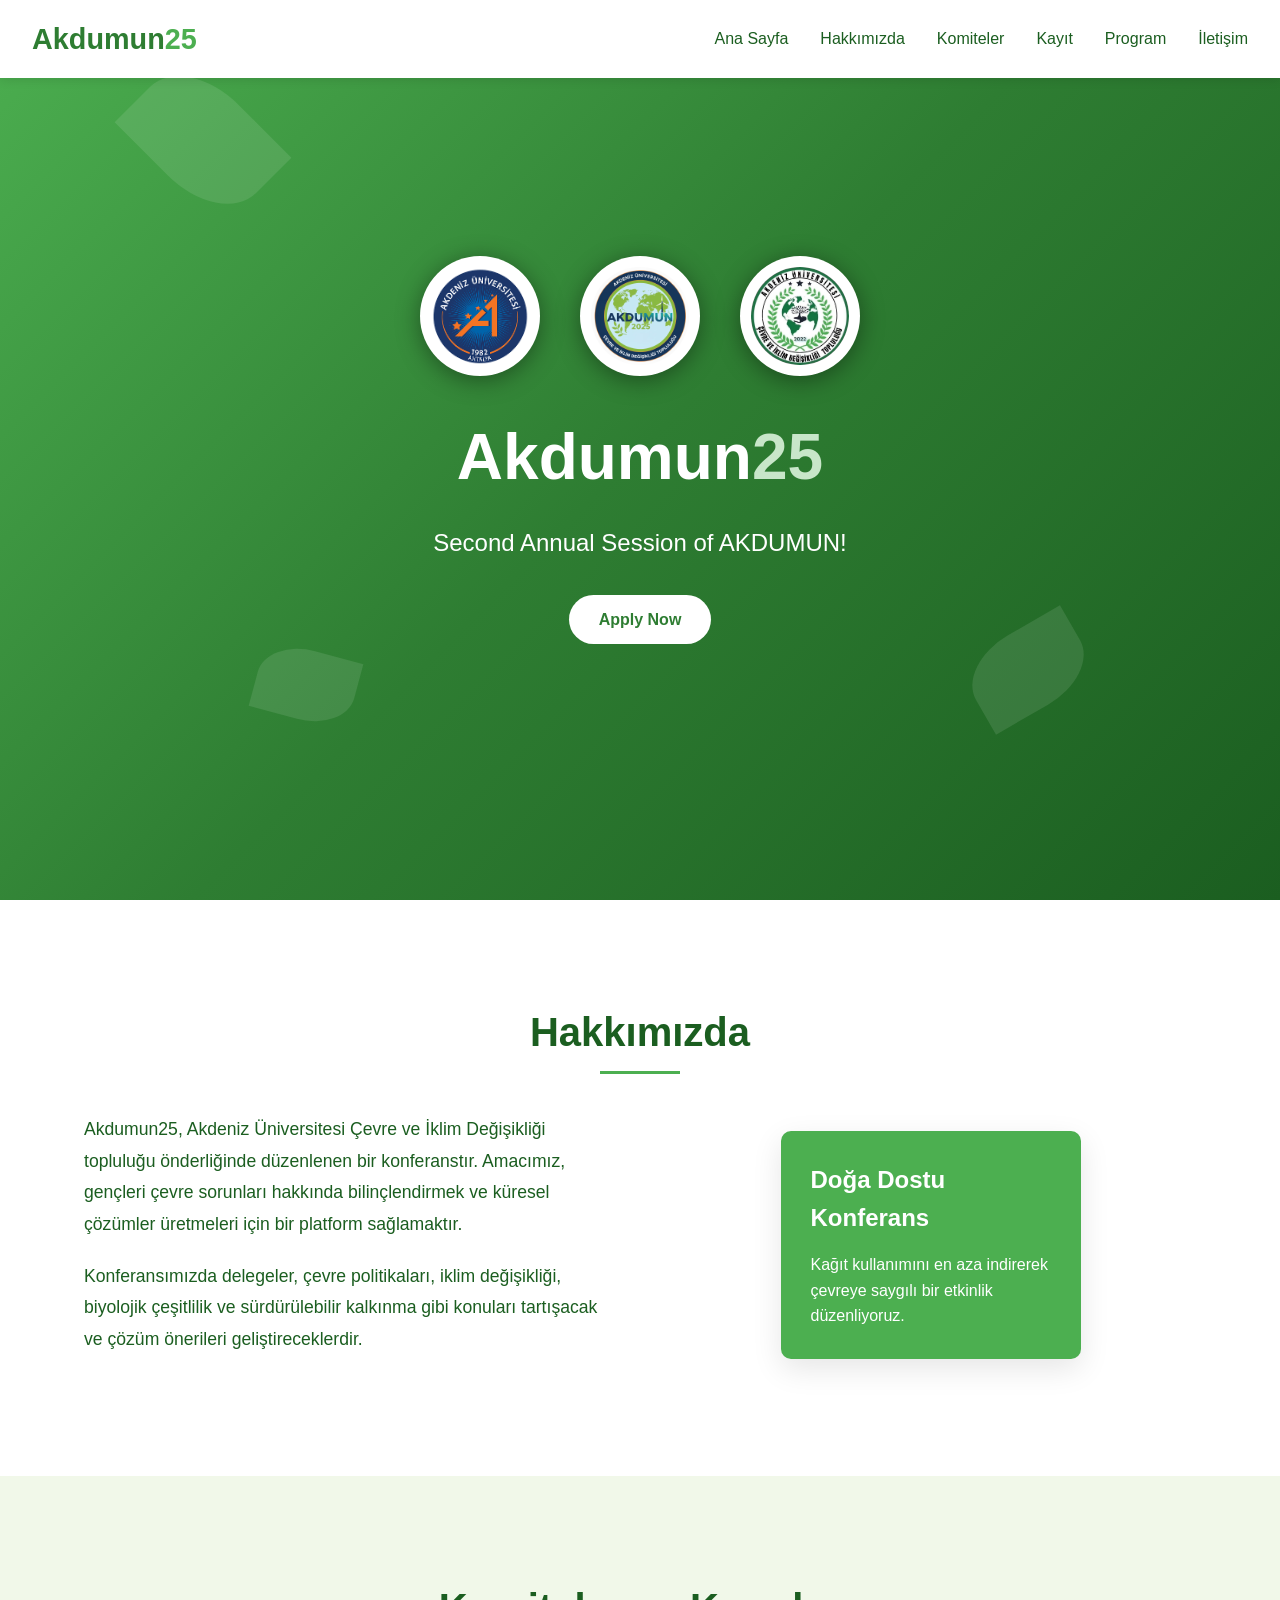
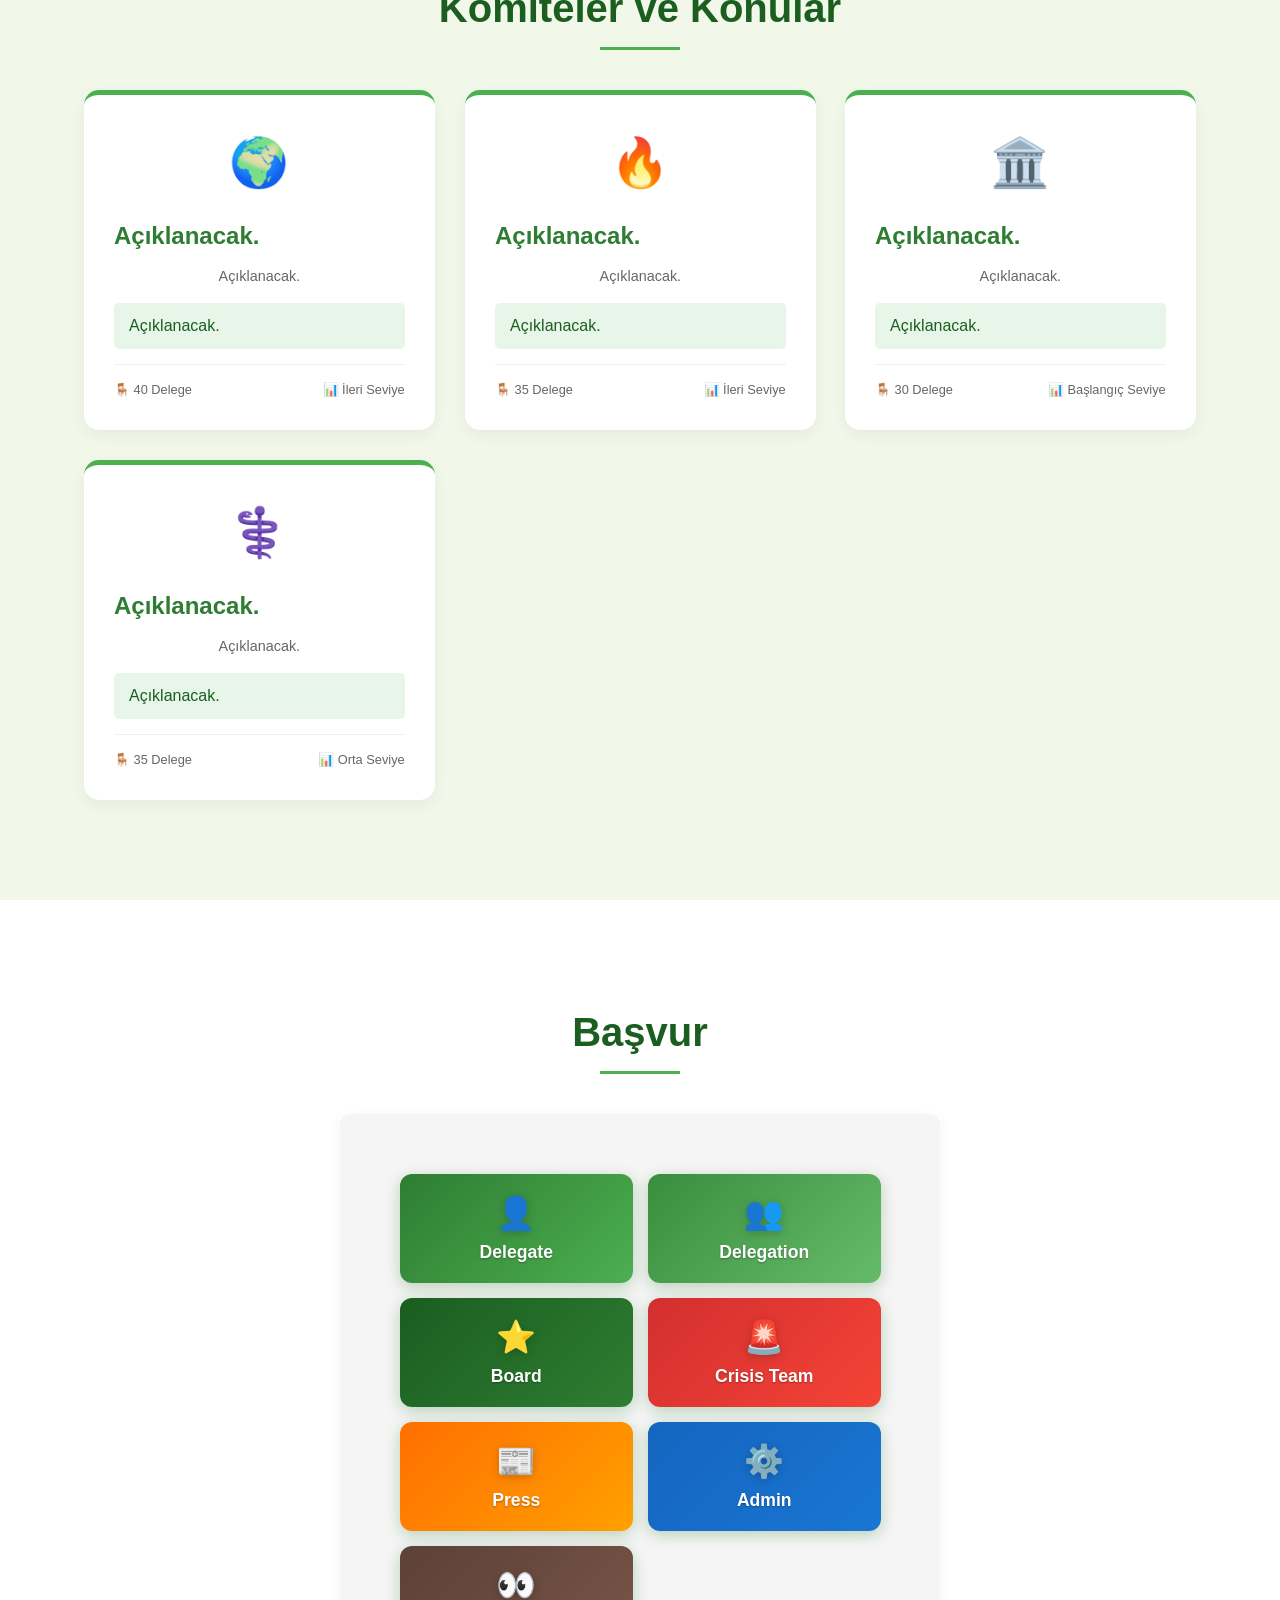
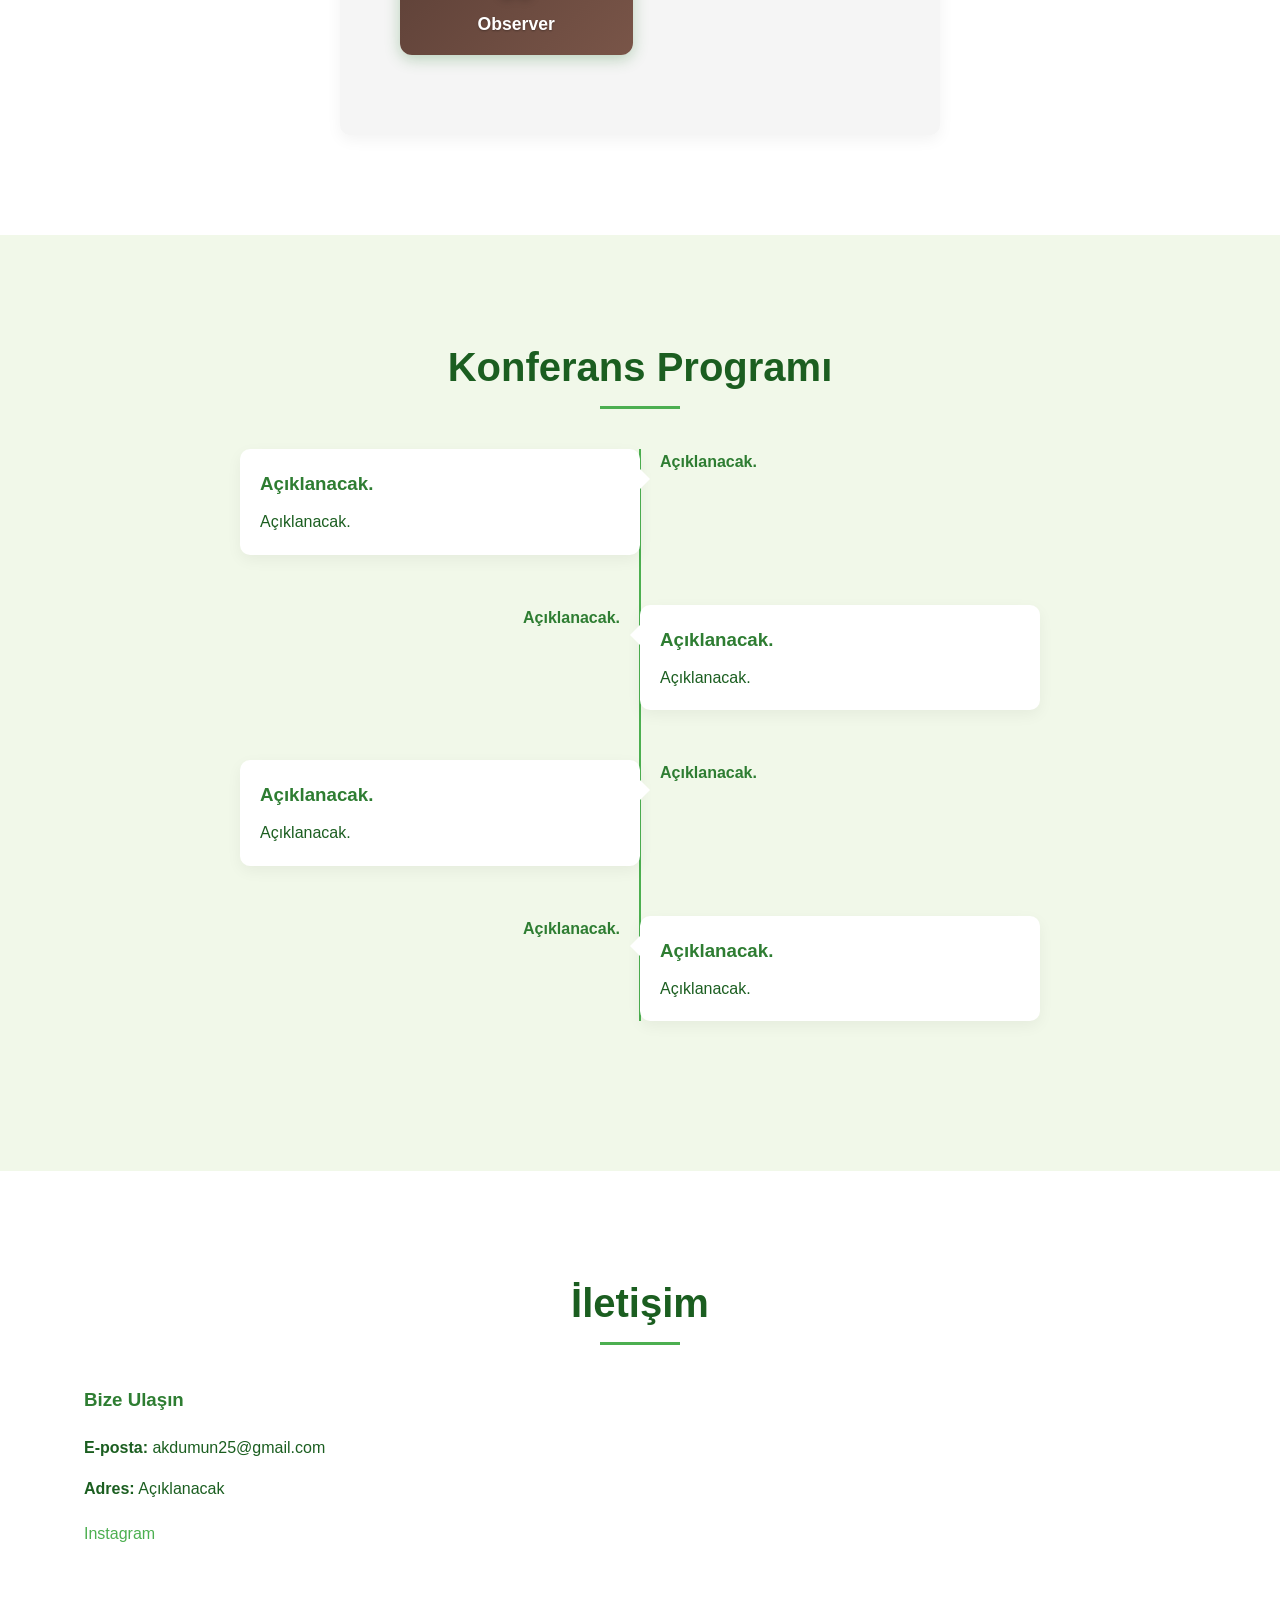
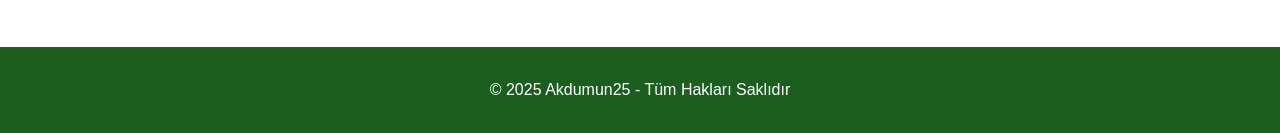
<file: index.html>
<!DOCTYPE html>
<html lang="tr">
<head>
    <meta charset="UTF-8">
    <meta name="viewport" content="width=device-width, initial-scale=1.0">
    <title>Akdumun25</title>
    <link rel="stylesheet" href="style.css">
</head>
<body>

<header>
    <nav class="navbar">
        <div class="nav-container">
            <div class="nav-logo">


                <h2>Akdumun<span>25</span></h2>
            </div>
            <ul class="nav-menu">
                <li class="nav-item"><a href="#home" class="nav-link">Ana Sayfa</a></li>
                <li class="nav-item"><a href="#about" class="nav-link">Hakkımızda</a></li>
                <li class="nav-item"><a href="#committees" class="nav-link">Komiteler</a></li>
                <li class="nav-item"><a href="#registration" class="nav-link">Kayıt</a></li>
                <li class="nav-item"><a href="#schedule" class="nav-link">Program</a></li>
                <!--<li class="nav-item"><a href="#sponsors" class="nav-link">Sponsorlar</a></li>-->
                <li class="nav-item"><a href="#contact" class="nav-link">İletişim</a></li>
            </ul>
            <div class="hamburger">
                <span class="bar"></span>
                <span class="bar"></span>
                <span class="bar"></span>
            </div>
        </div>
    </nav>
</header>
    <section id="home" class="hero">
        <div class="hero-content">
            <div class="hero-logos">
                <img src="akdu.png" alt="AKDU Logo" class="hero-logo">
                <img src="logo.jpg" alt="Akdumun25 Logo" class="hero-logo">
                <img src="cit.png" alt="CIT Logo" class="hero-logo">

            </div>
            <h1>Akdumun<span>25</span></h1>
            <p>Second Annual Session of AKDUMUN!</p>
            <a href="#registration" class="cta-button">Apply Now</a>
        </div>
        <div class="hero-background">
            <div class="leaf leaf1"></div>
            <div class="leaf leaf2"></div>
            <div class="leaf leaf3"></div>
        </div>
    </section>

    <section id="about" class="about">
        <div class="container">
            <h2 class="section-title">Hakkımızda</h2>
            <div class="about-content">
                <div class="about-text">
                    <p>Akdumun25, Akdeniz Üniversitesi Çevre ve İklim Değişikliği topluluğu önderliğinde düzenlenen bir konferanstır. Amacımız, gençleri çevre sorunları hakkında bilinçlendirmek ve küresel çözümler üretmeleri için bir platform sağlamaktır.</p>
                    <p>Konferansımızda delegeler, çevre politikaları, iklim değişikliği, biyolojik çeşitlilik ve sürdürülebilir kalkınma gibi konuları tartışacak ve çözüm önerileri geliştireceklerdir.</p>
                </div>
                <div class="about-image">
                    <div class="nature-card">
                        <h3>Doğa Dostu Konferans</h3>
                        <p>Kağıt kullanımını en aza indirerek çevreye saygılı bir etkinlik düzenliyoruz.</p>
                    </div>
                </div>
            </div>
        </div>
    </section>


<section id="committees" class="committees">
    <div class="container">
        <h2 class="section-title">Komiteler ve Konular</h2>
        <div class="committees-grid">
            <div class="committee-card" onclick="location.href='unep.html'">
                <div class="committee-icon">🌍</div>
                <h3>Açıklanacak.</h3>
                <p class="committee-subtitle">Açıklanacak.</p>
                <div class="topic">Açıklanacak.</div>
                <div class="committee-details">
                    <span class="detail-item">🪑 40 Delege</span>
                    <span class="detail-item">📊 İleri Seviye</span>
                </div>
            </div>
            
            <div class="committee-card" onclick="location.href='unep.html'">
                <div class="committee-icon">🔥</div>
                <h3>Açıklanacak.</h3>
                <p class="committee-subtitle">Açıklanacak.</p>
                <div class="topic">Açıklanacak.</div>
                <div class="committee-details">
                    <span class="detail-item">🪑 35 Delege</span>
                    <span class="detail-item">📊 İleri Seviye</span>
                </div>
            </div>
            
            <div class="committee-card" onclick="location.href='unep.html'">
                <div class="committee-icon">🏛️</div>
                <h3>Açıklanacak.</h3>
                <p class="committee-subtitle">Açıklanacak.</p>
                <div class="topic">Açıklanacak.</div>
                <div class="committee-details">
                    <span class="detail-item">🪑 30 Delege</span>
                    <span class="detail-item">📊 Başlangıç Seviye</span>
                </div>
            </div>
            
            <div class="committee-card" onclick="location.href='unep.html'">
                <div class="committee-icon">⚕️</div>
                <h3>Açıklanacak.</h3>
                <p class="committee-subtitle">Açıklanacak.</p>
                <div class="topic">Açıklanacak.</div>
                <div class="committee-details">
                    <span class="detail-item">🪑 35 Delege</span>
                    <span class="detail-item">📊 Orta Seviye</span>
                </div>
            </div>
        </div>
    </div>
</section>
    <!-- Kayıt Bölümü -->
    <section id="registration" class="registration">
        <div class="container">
            <h2 class="section-title">Başvur</h2>
            <form id="registration-form" class="registration-form">
                <div class="form-group">
<div class="button-container">
    <button class="role-btn delegate" onclick="location.href='basv.html'">
        <span class="btn-icon">👤</span>
        <span class="btn-text">Delegate</span>
    </button>
    
    <button class="role-btn delegation" onclick="location.href='basv.html'">
        <span class="btn-icon">👥</span>
        <span class="btn-text">Delegation</span>
    </button>
    
    <button class="role-btn board" onclick="location.href='basv.html'">
        <span class="btn-icon">⭐</span>
        <span class="btn-text">Board</span>
    </button>
    
    <button class="role-btn crisis" onclick="location.href='basv.html'">
        <span class="btn-icon">🚨</span>
        <span class="btn-text">Crisis Team</span>
    </button>
    
    <button class="role-btn press" onclick="location.href='basv.html'">
        <span class="btn-icon">📰</span>
        <span class="btn-text">Press</span>
    </button>
    
    <button class="role-btn admin" onclick="location.href='basv.html'">
        <span class="btn-icon">⚙️</span>
        <span class="btn-text">Admin</span>
    </button>
    
    <button class="role-btn observer" onclick="location.href='basv.html'">
        <span class="btn-icon">👀</span>
        <span class="btn-text">Observer</span>
    </button>
</div>
        </div>
    </section>


    <section id="schedule" class="schedule">
        <div class="container">
            <h2 class="section-title">Konferans Programı</h2>
            <div class="timeline">
                <div class="timeline-item">
                    <div class="timeline-date">Açıklanacak.</div>
                    <div class="timeline-content">
                        <h3>Açıklanacak.</h3>
                        <p>Açıklanacak.</p>
                    </div>
                </div>
                <div class="timeline-item">
                    <div class="timeline-date">Açıklanacak.</div>
                    <div class="timeline-content">
                        <h3>Açıklanacak.</h3>
                        <p>Açıklanacak.</p>
                    </div>
                </div>
                <div class="timeline-item">
                    <div class="timeline-date">Açıklanacak.</div>
                    <div class="timeline-content">
                        <h3>Açıklanacak.</h3>
                        <p>Açıklanacak.</p>
                    </div>
                </div>
                <div class="timeline-item">
                    <div class="timeline-date">Açıklanacak.</div>
                    <div class="timeline-content">
                        <h3>Açıklanacak.</h3>
                        <p>Açıklanacak.</p>
                    </div>
                </div>
            </div>
        </div>
    </section>
<!--
<section id="sponsors" class="sponsors">
    <div class="container">
        <h2 class="section-title">Sponsorlarımız</h2>
       
        <p class="sponsors-subtitle">Değerli destekçilerimiz sayesinde doğa dostu bir konferans düzenliyoruz</p>
        
      
        <div class="sponsor-category">
            <h3 class="category-title">Ana Sponsorlar</h3>
            <div class="sponsor-grid platinum">
                <div class="sponsor-card">
                    <div class="sponsor-logo">
                        <img src="abb.png" alt="Antalya Büyükşehir Belediyesi">
                    </div>
                    <div class="sponsor-info">
                        <h4>Antalya</h4>
                        <p>Büyükşehir Belediyesi</p>
                    </div>
                </div>
                <div class="sponsor-card">
                    <div class="sponsor-logo">
                        <img src="gsb.png" alt="Gençlik ve Spor Bakanlığı">
                    </div>
                    <div class="sponsor-info">
                        <h4>Türkiye Cumhuriyeti</h4>
                        <p>Gençlik ve Spor Bakanlığı</p>
                    </div>
                </div>
            </div>
        </div>
        

        <div class="sponsor-category">
            <h3 class="category-title">Altın Sponsorlar</h3>
            <div class="sponsor-grid gold">
                <div class="sponsor-card">
                    <div class="sponsor-logo">
                        <img src="cit.jpg" alt="Nature Fund">
                    </div>
                </div>
                <div class="sponsor-card">
                    <div class="sponsor-logo">
                        <img src="https://via.placeholder.com/150x60/388e3c/ffffff?text=ECO+LIFE" alt="Eco Life">
                    </div>
                </div>
                <div class="sponsor-card">
                    <div class="sponsor-logo">
                        <img src="https://via.placeholder.com/150x60/2e7d32/ffffff?text=GREEN+WORLD" alt="Green World">
                    </div>
                </div>
            </div>
        </div>

        <div class="sponsor-category">
            <h3 class="category-title">Gümüş Sponsorlar</h3>
            <div class="sponsor-grid silver">
                <div class="sponsor-card">
                    <div class="sponsor-logo">
                        <img src="https://via.placeholder.com/120x50/66bb6a/ffffff?text=ECO+1" alt="Eco 1">
                    </div>
                </div>
                <div class="sponsor-card">
                    <div class="sponsor-logo">
                        <img src="https://via.placeholder.com/120x50/81c784/ffffff?text=ECO+2" alt="Eco 2">
                    </div>
                </div>
                <div class="sponsor-card">
                    <div class="sponsor-logo">
                        <img src="https://via.placeholder.com/120x50/4caf50/ffffff?text=ECO+3" alt="Eco 3">
                    </div>
                </div>
                <div class="sponsor-card">
                    <div class="sponsor-logo">
                        <img src="https://via.placeholder.com/120x50/388e3c/ffffff?text=ECO+4" alt="Eco 4">
                    </div>
                </div>
            </div>
        </div>
        

        <div class="sponsor-category">
            <h3 class="category-title">Destekçilerimiz</h3>
            <div class="sponsor-grid supporters">
                <div class="sponsor-card">
                    <div class="sponsor-logo">
                        <img src="https://via.placeholder.com/100x40/a5d6a7/1b5e20?text=SUPP1" alt="Supporter 1">
                    </div>
                </div>
                <div class="sponsor-card">
                    <div class="sponsor-logo">
                        <img src="https://via.placeholder.com/100x40/a5d6a7/1b5e20?text=SUPP2" alt="Supporter 2">
                    </div>
                </div>
                <div class="sponsor-card">
                    <div class="sponsor-logo">
                        <img src="https://via.placeholder.com/100x40/a5d6a7/1b5e20?text=SUPP3" alt="Supporter 3">
                    </div>
                </div>
                <div class="sponsor-card">
                    <div class="sponsor-logo">
                        <img src="https://via.placeholder.com/100x40/a5d6a7/1b5e20?text=SUPP4" alt="Supporter 4">
                    </div>
                </div>
                <div class="sponsor-card">
                    <div class="sponsor-logo">
                        <img src="https://via.placeholder.com/100x40/a5d6a7/1b5e20?text=SUPP5" alt="Supporter 5">
                    </div>
                </div>
            </div>
        </div>
        

        <div class="sponsor-cta">
            <p>Kurumunuzu destekçilerimiz arasında görmek ister misiniz?</p>
            <button class="btn sponsor-btn" onclick="location.href='#contact'">
                <span class="btn-icon">🤝</span>
                Sponsor Ol
            </button>
        </div>
    </div>
</section>

-->

    <section id="contact" class="contact">
        <div class="container">
            <h2 class="section-title">İletişim</h2>
            <div class="contact-content">
                <div class="contact-info">
                    <h3>Bize Ulaşın</h3>
                    <div class="contact-item">
                        <strong>E-posta:</strong> akdumun25@gmail.com
                    </div>

                    <div class="contact-item">
                        <strong>Adres:</strong> Açıklanacak
                    </div>
                    <div class="social-links">
                        <a href="https://www.instagram.com/akdumun24/" class="social-link">Instagram</a>

                    </div>
                </div>
                
            </div>
        </div>
    </section>

    <footer class="footer">
        <div class="container">
            <p>&copy; 2025 Akdumun25 - Tüm Hakları Saklıdır</p>
        </div>
    </footer>

                
    <script src="script.js"></script>
</body>
</html>
</file>
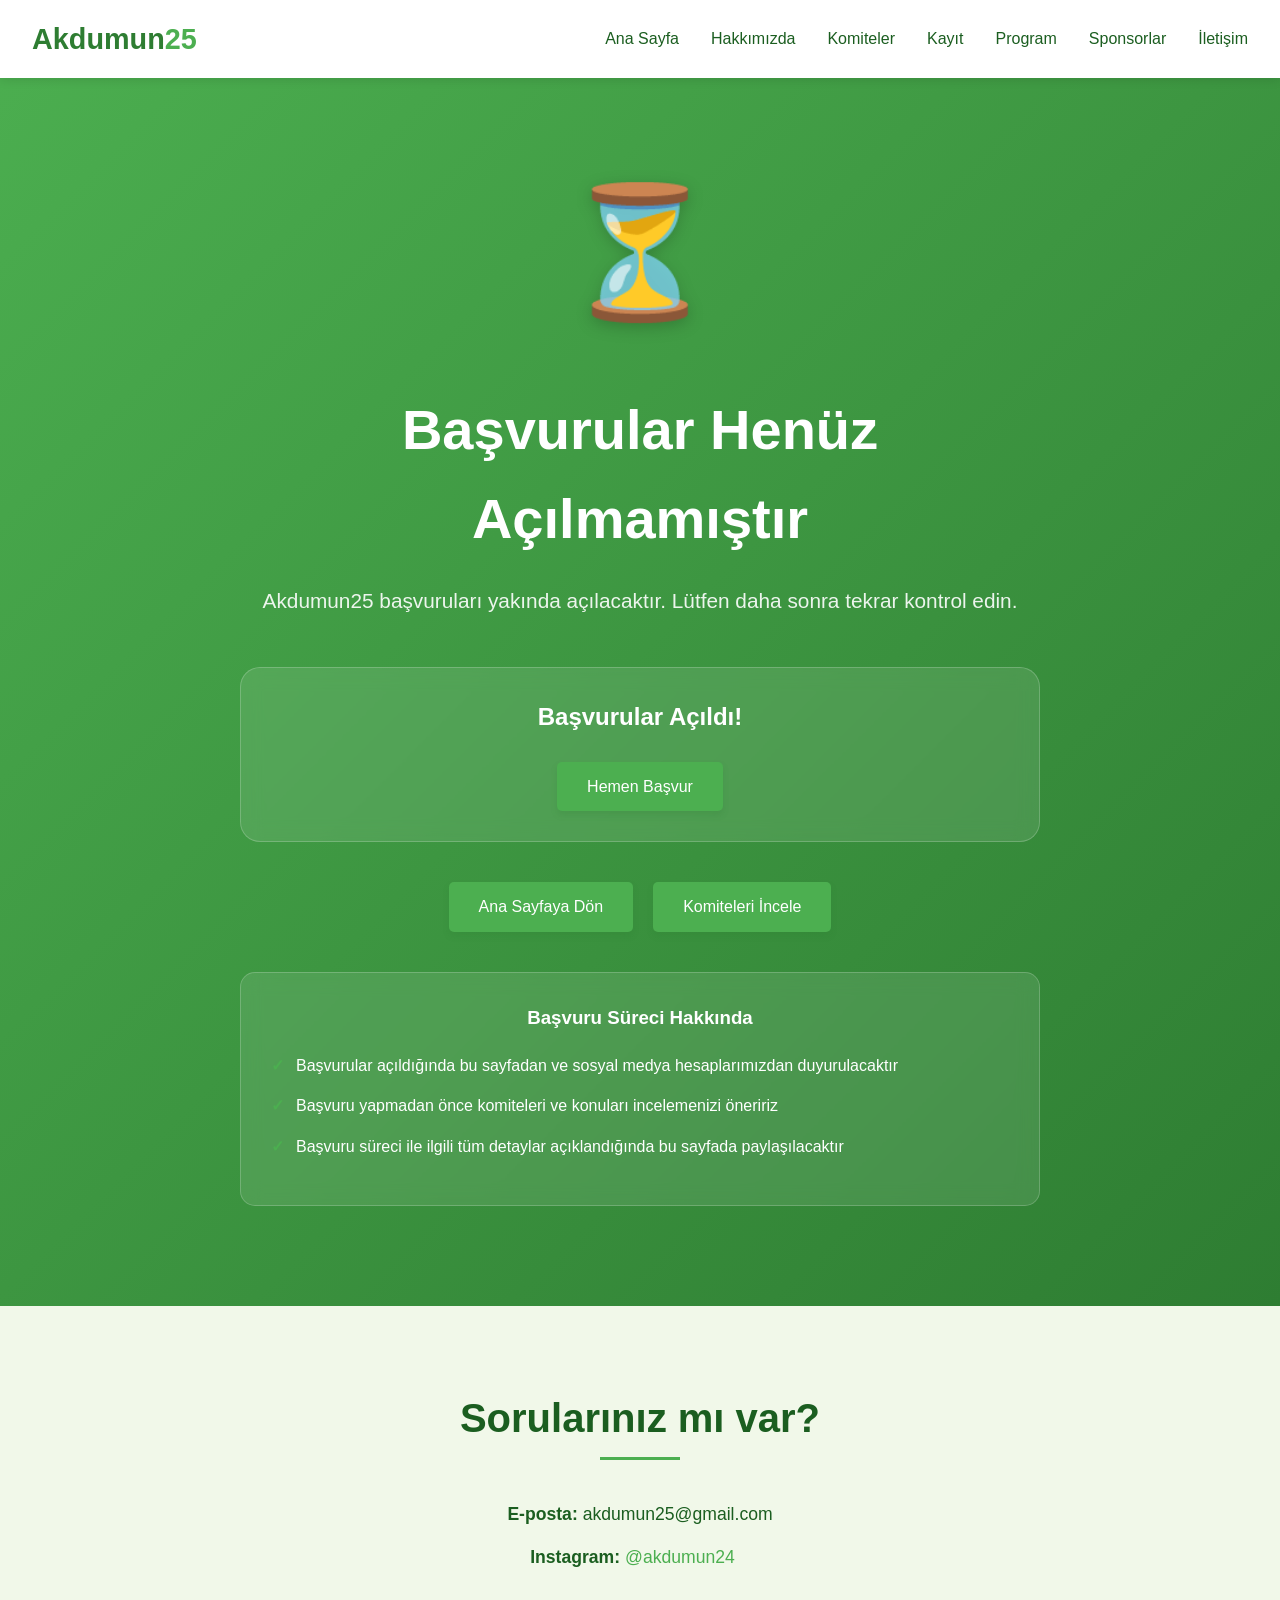
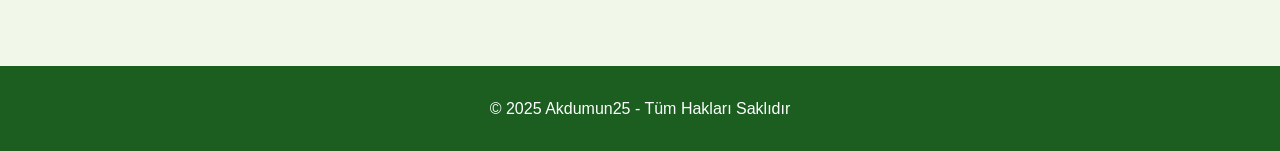
<file: basv.html>
<!DOCTYPE html>
<html lang="tr">
<head>
    <meta charset="UTF-8">
    <meta name="viewport" content="width=device-width, initial-scale=1.0">
    <title>Başvurular Henüz Açılmamıştır - Akdumun25</title>
    <link rel="stylesheet" href="style.css">
</head>
<body>
    <header>
        <nav class="navbar">
            <div class="nav-container">
                <div class="nav-logo">
                    <h2><a href="index.html" style="text-decoration: none; color: inherit;">Akdumun<span>25</span></a></h2>
                </div>
                <ul class="nav-menu">
                    <li class="nav-item"><a href="index.html#home" class="nav-link">Ana Sayfa</a></li>
                    <li class="nav-item"><a href="index.html#about" class="nav-link">Hakkımızda</a></li>
                    <li class="nav-item"><a href="index.html#committees" class="nav-link">Komiteler</a></li>
                    <li class="nav-item"><a href="index.html#registration" class="nav-link">Kayıt</a></li>
                    <li class="nav-item"><a href="index.html#schedule" class="nav-link">Program</a></li>
                    <li class="nav-item"><a href="index.html#sponsors" class="nav-link">Sponsorlar</a></li>
                    <li class="nav-item"><a href="index.html#contact" class="nav-link">İletişim</a></li>
                </ul>
                <div class="hamburger">
                    <span class="bar"></span>
                    <span class="bar"></span>
                    <span class="bar"></span>
                </div>
            </div>
        </nav>
    </header>

    <section class="not-open-hero">
        <div class="container">
            <div class="not-open-content">
                <div class="not-open-icon">⏳</div>
                <h1>Başvurular Henüz Açılmamıştır</h1>
                <p class="not-open-subtitle">Akdumun25 başvuruları yakında açılacaktır. Lütfen daha sonra tekrar kontrol edin.</p>
                
                <div class="countdown-container">
                    <h3>Başvuruların Açılmasına Kalan Süre</h3>
                    <div class="countdown-timer">
                        <div class="countdown-item">
                            <span class="countdown-number" id="days">00</span>
                            <span class="countdown-label">Gün</span>
                        </div>
                        <div class="countdown-item">
                            <span class="countdown-number" id="hours">00</span>
                            <span class="countdown-label">Saat</span>
                        </div>
                        <div class="countdown-item">
                            <span class="countdown-number" id="minutes">00</span>
                            <span class="countdown-label">Dakika</span>
                        </div>
                        <div class="countdown-item">
                            <span class="countdown-number" id="seconds">00</span>
                            <span class="countdown-label">Saniye</span>
                        </div>
                    </div>
                </div>
                
                <div class="not-open-actions">
                    <a href="index.html" class="btn btn-light">Ana Sayfaya Dön</a>
                    <a href="index.html#committees" class="btn btn-light">Komiteleri İncele</a>
                </div>
                
                <div class="not-open-info">
                    <h3>Başvuru Süreci Hakkında</h3>
                    <ul>
                        <li>Başvurular açıldığında bu sayfadan ve sosyal medya hesaplarımızdan duyurulacaktır</li>
                        <li>Başvuru yapmadan önce komiteleri ve konuları incelemenizi öneririz</li>
                        <li>Başvuru süreci ile ilgili tüm detaylar açıklandığında bu sayfada paylaşılacaktır</li>
                    </ul>
                </div>
            </div>
        </div>
    </section>

    <section class="contact-preview">
        <div class="container">
            <h2 class="section-title">Sorularınız mı var?</h2>
            <div class="contact-info">
                <div class="contact-item">
                    <strong>E-posta:</strong> akdumun25@gmail.com
                </div>

                <div class="contact-item">
                    <strong>Instagram:</strong> <a href="https://www.instagram.com/akdumun24/" class="social-link">@akdumun24</a>
                </div>
            </div>
        </div>
    </section>

    <footer class="footer">
        <div class="container">
            <p>&copy; 2025 Akdumun25 - Tüm Hakları Saklıdır</p>
        </div>
    </footer>

    <style>
        .not-open-hero {
            padding: 150px 0 100px;
            background: linear-gradient(135deg, var(--light-green) 0%, var(--primary-green) 100%);
            color: var(--white);
            text-align: center;
            min-height: 100vh;
            display: flex;
            align-items: center;
        }
        
        .not-open-content {
            max-width: 800px;
            margin: 0 auto;
        }
        
        .not-open-icon {
            font-size: 8rem;
            margin-bottom: 30px;
            filter: drop-shadow(0 4px 8px rgba(0,0,0,0.2));
        }
        
        .not-open-hero h1 {
            font-size: 3.5rem;
            margin-bottom: 20px;
            color: var(--white);
        }
        
        .not-open-subtitle {
            font-size: 1.3rem;
            margin-bottom: 50px;
            opacity: 0.9;
            line-height: 1.6;
        }
        
        .countdown-container {
            background: rgba(255, 255, 255, 0.1);
            backdrop-filter: blur(10px);
            border-radius: 20px;
            padding: 30px;
            margin: 40px 0;
            border: 1px solid rgba(255, 255, 255, 0.2);
        }
        
        .countdown-container h3 {
            margin-bottom: 25px;
            font-size: 1.5rem;
            color: var(--white);
        }
        
        .countdown-timer {
            display: flex;
            justify-content: center;
            gap: 20px;
            flex-wrap: wrap;
        }
        
        .countdown-item {
            background: var(--white);
            border-radius: 15px;
            padding: 20px 15px;
            min-width: 100px;
            box-shadow: 0 8px 25px rgba(0, 0, 0, 0.15);
        }
        
        .countdown-number {
            display: block;
            font-size: 2.5rem;
            font-weight: bold;
            color: var(--primary-green);
            line-height: 1;
        }
        
        .countdown-label {
            font-size: 0.9rem;
            color: var(--dark-green);
            font-weight: 500;
        }
        
        .not-open-actions {
            display: flex;
            gap: 20px;
            justify-content: center;
            margin: 40px 0;
            flex-wrap: wrap;
        }
        
        .not-open-info {
            background: rgba(255, 255, 255, 0.1);
            backdrop-filter: blur(10px);
            border-radius: 15px;
            padding: 30px;
            margin-top: 40px;
            text-align: left;
            border: 1px solid rgba(255, 255, 255, 0.2);
        }
        
        .not-open-info h3 {
            color: var(--white);
            margin-bottom: 20px;
            text-align: center;
        }
        
        .not-open-info ul {
            list-style: none;
            padding: 0;
        }
        
        .not-open-info li {
            margin-bottom: 15px;
            padding-left: 25px;
            position: relative;
            line-height: 1.6;
        }
        
        .not-open-info li:before {
            content: "✓";
            position: absolute;
            left: 0;
            color: var(--light-green);
            font-weight: bold;
        }
        
        .contact-preview {
            padding: 80px 0;
            background-color: var(--background);
        }
        
        .contact-info {
            text-align: center;
            max-width: 500px;
            margin: 0 auto;
        }
        
        .contact-item {
            margin-bottom: 15px;
            font-size: 1.1rem;
        }
        
        @media (max-width: 768px) {
            .not-open-hero {
                padding: 120px 0 60px;
            }
            
            .not-open-icon {
                font-size: 5rem;
            }
            
            .not-open-hero h1 {
                font-size: 2.5rem;
            }
            
            .not-open-subtitle {
                font-size: 1.1rem;
            }
            
            .countdown-item {
                min-width: 80px;
                padding: 15px 10px;
            }
            
            .countdown-number {
                font-size: 2rem;
            }
            
            .not-open-actions {
                flex-direction: column;
                align-items: center;
            }
            
            .not-open-actions .btn {
                width: 100%;
                max-width: 300px;
            }
        }
        
        @media (max-width: 480px) {
            .countdown-timer {
                gap: 10px;
            }
            
            .countdown-item {
                min-width: 70px;
                padding: 12px 8px;
            }
            
            .countdown-number {
                font-size: 1.7rem;
            }
            
            .countdown-label {
                font-size: 0.8rem;
            }
        }
    </style>

    <script>
        // Geri sayım işlevselliği
        function updateCountdown() {
            // Başvuruların açılacağı tarihi burada ayarlayın
            const registrationDate = new Date('2025-11-01T00:00:00').getTime();
            const now = new Date().getTime();
            const distance = registrationDate - now;
            
            if (distance < 0) {
                // Başvurular açıldığında yönlendirme yapabilirsiniz
                document.querySelector('.countdown-container').innerHTML = '<h3>Başvurular Açıldı!</h3><a href="index.html#registration" class="btn btn-light">Hemen Başvur</a>';
                return;
            }
            
            const days = Math.floor(distance / (1000 * 60 * 60 * 24));
            const hours = Math.floor((distance % (1000 * 60 * 60 * 24)) / (1000 * 60 * 60));
            const minutes = Math.floor((distance % (1000 * 60 * 60)) / (1000 * 60));
            const seconds = Math.floor((distance % (1000 * 60)) / 1000);
            
            document.getElementById('days').textContent = days.toString().padStart(2, '0');
            document.getElementById('hours').textContent = hours.toString().padStart(2, '0');
            document.getElementById('minutes').textContent = minutes.toString().padStart(2, '0');
            document.getElementById('seconds').textContent = seconds.toString().padStart(2, '0');
        }
        
        // Sayfa yüklendiğinde ve her saniye geri sayımı güncelle
        document.addEventListener('DOMContentLoaded', function() {
            updateCountdown();
            setInterval(updateCountdown, 1000);
            
            // Mobil menü işlevselliği
            const hamburger = document.querySelector('.hamburger');
            const navMenu = document.querySelector('.nav-menu');
            
            if (hamburger) {
                hamburger.addEventListener('click', () => {
                    hamburger.classList.toggle('active');
                    navMenu.classList.toggle('active');
                });
                
                document.querySelectorAll('.nav-link').forEach(n => n.addEventListener('click', () => {
                    hamburger.classList.remove('active');
                    navMenu.classList.remove('active');
                }));
            }
        });
    </script>
</body>
</html>
</file>
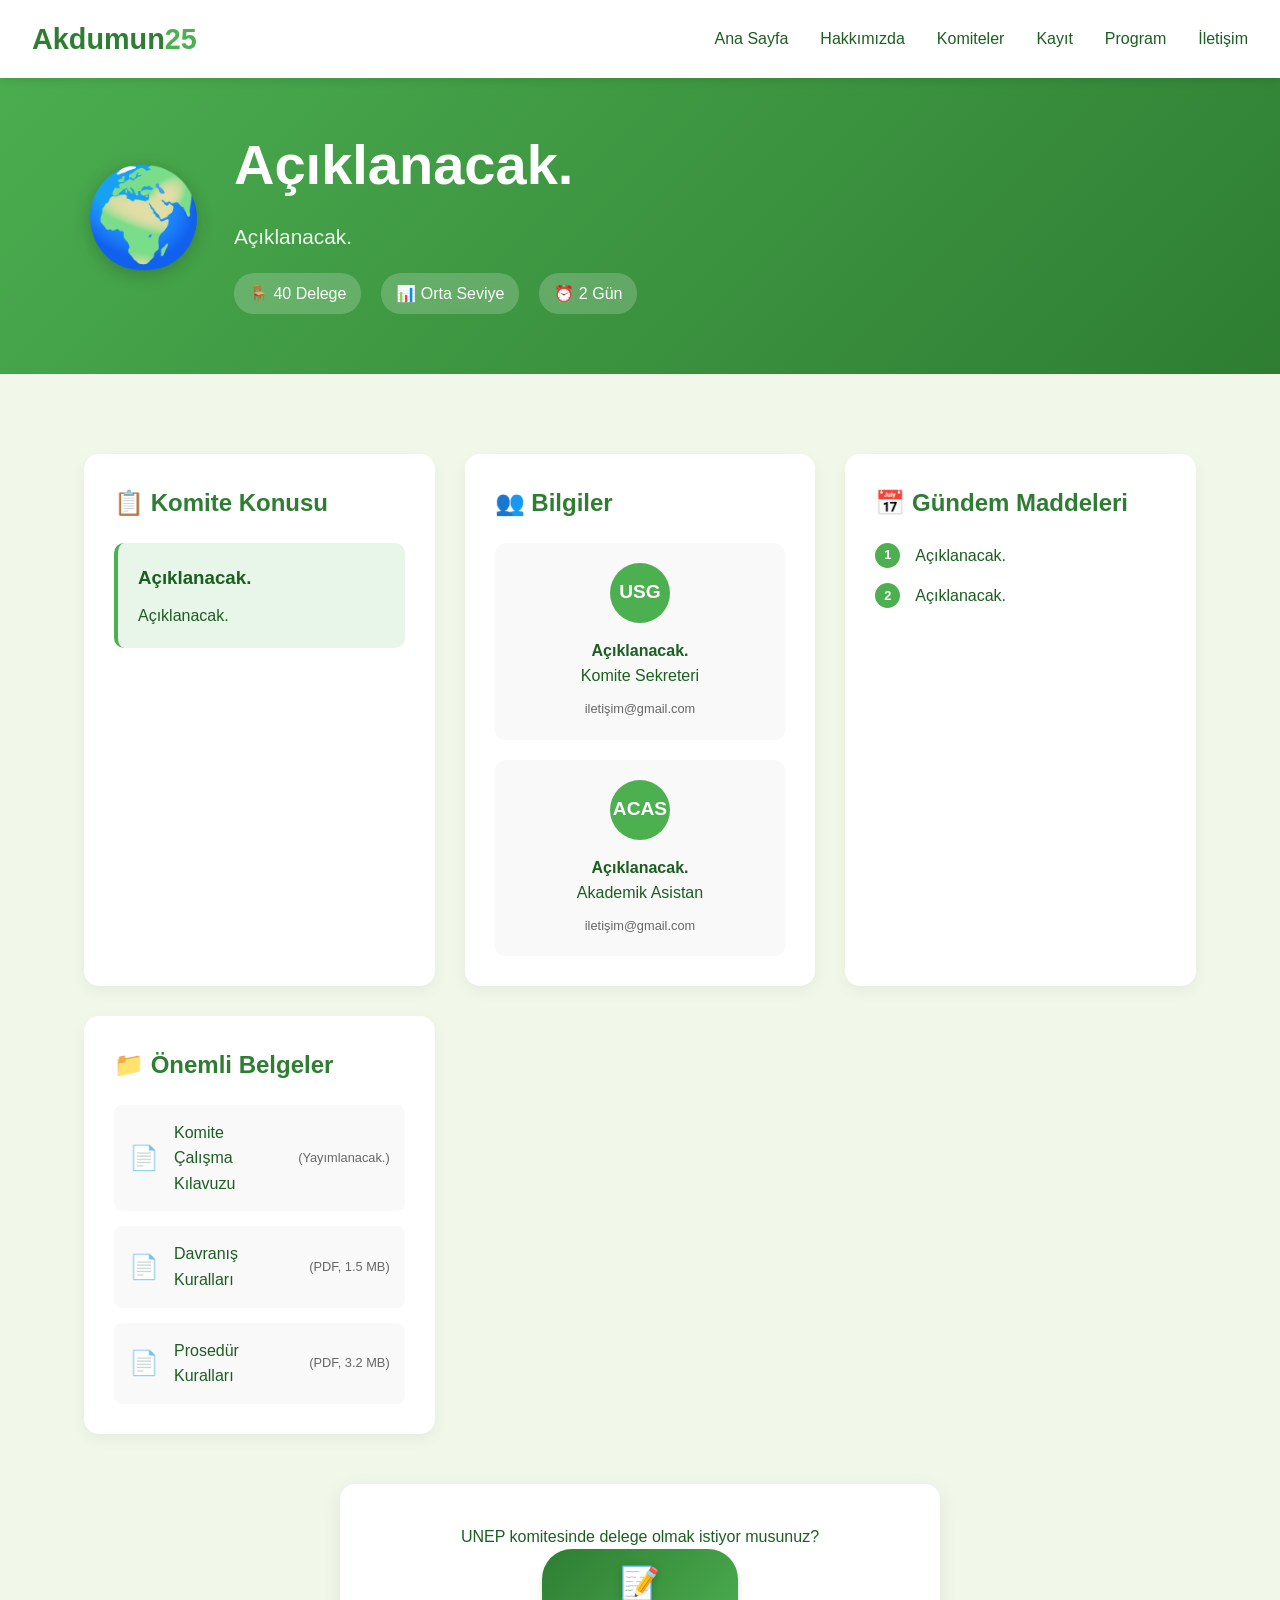
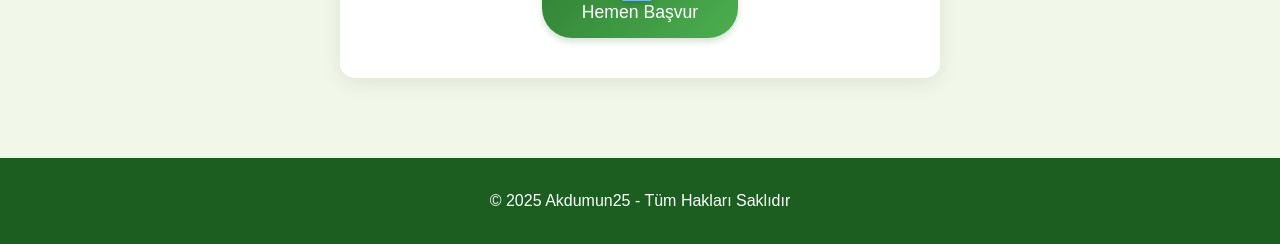
<file: unep.html>
<!DOCTYPE html>
<html lang="tr">
<head>
    <meta charset="UTF-8">
    <meta name="viewport" content="width=device-width, initial-scale=1.0">
    <title>Akdumun25</title>
    <link rel="stylesheet" href="style.css">
</head>
<body>
    <header>
        <nav class="navbar">
            <div class="nav-container">
                <div class="nav-logo">
                    <h2><a href="index.html" style="text-decoration: none; color: inherit;">Akdumun<span>25</span></a></h2>
                </div>
                <ul class="nav-menu">
                    <li class="nav-item"><a href="index.html#home" class="nav-link">Ana Sayfa</a></li>
                    <li class="nav-item"><a href="index.html#about" class="nav-link">Hakkımızda</a></li>
                    <li class="nav-item"><a href="index.html#committees" class="nav-link">Komiteler</a></li>
                    <li class="nav-item"><a href="index.html#registration" class="nav-link">Kayıt</a></li>
                    <li class="nav-item"><a href="index.html#schedule" class="nav-link">Program</a></li>
                   <!-- <li class="nav-item"><a href="index.html#sponsors" class="nav-link">Sponsorlar</a></li>-->
                    <li class="nav-item"><a href="index.html#contact" class="nav-link">İletişim</a></li>
                </ul>
                <div class="hamburger">
                    <span class="bar"></span>
                    <span class="bar"></span>
                    <span class="bar"></span>
                </div>
            </div>
        </nav>
    </header>

    <section class="committee-hero">
        <div class="container">
            <div class="committee-header">
                <div class="committee-icon-large">🌍</div>
                <div class="committee-info">
                    <h1>Açıklanacak.</h1>
                    <p class="committee-fullname">Açıklanacak.</p>
                    <div class="committee-meta">
                        <span class="meta-item">🪑 40 Delege</span>
                        <span class="meta-item">📊 Orta Seviye</span>
                        <span class="meta-item">⏰ 2 Gün</span>
                    </div>
                </div>
            </div>
        </div>
    </section>

    <!-- Komite İçerik -->
    <section class="committee-content">
        <div class="container">
            <div class="content-grid">
                <div class="content-card">
                    <h2>📋 Komite Konusu</h2>
                    <div class="topic-box">
                        <h3>Açıklanacak.</h3>
                        <p>Açıklanacak.</p>
                    </div>
                </div>

                <div class="content-card">
                    <h2>👥 Bilgiler</h2>
                    <div class="chairs-grid">
                        <div class="chair-card">
                            <div class="chair-avatar">USG</div>
                            <h4>Açıklanacak.</h4>
                            <p>Komite Sekreteri</p>
                            <span class="chair-contact">iletişim@gmail.com</span>
                        </div>
                        <div class="chair-card">
                            <div class="chair-avatar">ACAS</div>
                            <h4>Açıklanacak.</h4>
                            <p>Akademik Asistan</p>
                            <span class="chair-contact">iletişim@gmail.com</span>
                        </div>
                    </div>
                </div>

                <div class="content-card">
                    <h2>📅 Gündem Maddeleri</h2>
                    <ol class="agenda-list">
                        <li>Açıklanacak.</li>
                        <li>Açıklanacak.</li>
                    </ol>
                </div>

                <!-- Önemli Belgeler -->
                <div class="content-card">
                    <h2>📁 Önemli Belgeler</h2>
                    <div class="documents-list">
                        <a href="#" class="doc-link">
                            <span class="doc-icon">📄</span>
                            <span class="doc-name">Komite Çalışma Kılavuzu</span>
                            <span class="doc-size">(Yayımlanacak.)</span>
                        </a>
                        <a href="#" class="doc-link">
                            <span class="doc-icon">📄</span>
                            <span class="doc-name">Davranış Kuralları</span>
                            <span class="doc-size">(PDF, 1.5 MB)</span>
                        </a>
                        <a href="#" class="doc-link">
                            <span class="doc-icon">📄</span>
                            <span class="doc-name">Prosedür Kuralları</span>
                            <span class="doc-size">(PDF, 3.2 MB)</span>
                        </a>
                    </div>
                </div>
            
            </div>

            <div class="committee-cta">
                <p>UNEP komitesinde delege olmak istiyor musunuz?</p>
                <button class="btn sponsor-btn" onclick="location.href='index.html#registration'">
                    <span class="btn-icon">📝</span>
                    Hemen Başvur
                </button>
            </div>
        </div>
    </section>

    <footer class="footer">
        <div class="container">
            <p>&copy; 2025 Akdumun25 - Tüm Hakları Saklıdır</p>
            
        </div>
    </footer>

    <script src="script.js"></script>
</body>
</html>
</file>
<file: style.css>
* {
    margin: 0;
    padding: 0;
    box-sizing: border-box;
}


:root {
    --primary-green: #2e7d32;
    --light-green: #4caf50;
    --dark-green: #1b5e20;
    --leaf-green: #388e3c;
    --background: #f1f8e9;
    --text: #1b5e20;
    --white: #ffffff;
    --light-gray: #f5f5f5;
}

body {
    font-family: 'Segoe UI', Tahoma, Geneva, Verdana, sans-serif;
    line-height: 1.6;
    color: var(--text);
    background-color: var(--background);
}

.container {
    width: 90%;
    max-width: 1200px;
    margin: 0 auto;
    padding: 0 20px;
}

.section-title {
    text-align: center;
    margin-bottom: 50px;
    font-size: 2.5rem;
    color: var(--dark-green);
    position: relative;
}

.section-title::after {
    content: '';
    position: absolute;
    bottom: -10px;
    left: 50%;
    transform: translateX(-50%);
    width: 80px;
    height: 3px;
    background-color: var(--light-green);
}

.navbar {
    background-color: var(--white);
    box-shadow: 0 2px 10px rgba(0, 0, 0, 0.1);
    position: fixed;
    width: 100%;
    top: 0;
    z-index: 1000;
}

.nav-container {
    display: flex;
    justify-content: space-between;
    align-items: center;
    padding: 1rem 2rem;
}

.nav-logo h2 {
    color: var(--primary-green);
    font-size: 1.8rem;
}

.nav-logo span {
    color: var(--light-green);
}

.nav-menu {
    display: flex;
    list-style: none;
}

.nav-item {
    margin-left: 2rem;
}

.nav-link {
    text-decoration: none;
    color: var(--text);
    font-weight: 500;
    transition: color 0.3s;
}

.nav-link:hover {
    color: var(--light-green);
}

.hamburger {
    display: none;
    flex-direction: column;
    cursor: pointer;
}

.bar {
    width: 25px;
    height: 3px;
    background-color: var(--primary-green);
    margin: 3px 0;
    transition: 0.3s;
}

.hero {
    height: 100vh;
    display: flex;
    align-items: center;
    justify-content: center;
    text-align: center;
    background: linear-gradient(135deg, var(--light-green) 0%, var(--primary-green) 100%);
    color: var(--white);
    position: relative;
    overflow: hidden;
}

.hero-content h1 {
    font-size: 4rem;
    margin-bottom: 1rem;
    z-index: 2;
    position: relative;
}

.hero-content h1 span {
    color: #c8e6c9;
}

.hero-content p {
    font-size: 1.5rem;
    margin-bottom: 2rem;
    z-index: 2;
    position: relative;
}

.cta-button {
    display: inline-block;
    background-color: var(--white);
    color: var(--primary-green);
    padding: 12px 30px;
    border-radius: 30px;
    text-decoration: none;
    font-weight: bold;
    transition: all 0.3s;
    z-index: 2;
    position: relative;
}

.cta-button:hover {
    background-color: #e8f5e9;
    transform: translateY(-3px);
    box-shadow: 0 10px 20px rgba(0, 0, 0, 0.1);
}

.hero-background {
    position: absolute;
    top: 0;
    left: 0;
    width: 100%;
    height: 100%;
    overflow: hidden;
}

.leaf {
    position: absolute;
    background-color: rgba(255, 255, 255, 0.1);
    border-radius: 50% 0 50% 0;
}

.leaf1 {
    width: 150px;
    height: 100px;
    top: 10%;
    left: 10%;
    transform: rotate(45deg);
}

.leaf2 {
    width: 120px;
    height: 80px;
    top: 70%;
    right: 15%;
    transform: rotate(-30deg);
}

.leaf3 {
    width: 100px;
    height: 70px;
    bottom: 20%;
    left: 20%;
    transform: rotate(15deg);
}

.about {
    padding: 100px 0;
    background-color: var(--white);
}

.about-content {
    display: flex;
    align-items: center;
    gap: 50px;
}

.about-text {
    flex: 1;
}

.about-text p {
    margin-bottom: 20px;
    font-size: 1.1rem;
    line-height: 1.8;
}

.about-image {
    flex: 1;
    display: flex;
    justify-content: center;
}

.nature-card {
    background-color: var(--light-green);
    color: var(--white);
    padding: 30px;
    border-radius: 10px;
    box-shadow: 0 10px 30px rgba(0, 0, 0, 0.1);
    max-width: 300px;
}

.nature-card h3 {
    margin-bottom: 15px;
    font-size: 1.5rem;
}

.committees {
    padding: 100px 0;
    background-color: var(--background);
}

.committees-grid {
    display: grid;
    grid-template-columns: repeat(auto-fit, minmax(280px, 1fr));
    gap: 30px;
}

.committee-card {
    background-color: var(--white);
    border-radius: 10px;
    padding: 30px;
    box-shadow: 0 5px 15px rgba(0, 0, 0, 0.05);
    transition: transform 0.3s, box-shadow 0.3s;
    border-top: 5px solid var(--light-green);
}

.committee-card:hover {
    transform: translateY(-10px);
    box-shadow: 0 15px 30px rgba(0, 0, 0, 0.1);
}

.committee-card h3 {
    color: var(--primary-green);
    margin-bottom: 10px;
    font-size: 1.5rem;
}

.committee-card p {
    color: #666;
    margin-bottom: 15px;
    font-size: 0.9rem;
}

.topic {
    background-color: #e8f5e9;
    padding: 10px 15px;
    border-radius: 5px;
    font-weight: 500;
    color: var(--dark-green);
}

.registration {
    padding: 100px 0;
    background-color: var(--white);
}

.registration-form {
    max-width: 600px;
    margin: 0 auto;
    background-color: var(--light-gray);
    padding: 40px;
    border-radius: 10px;
    box-shadow: 0 5px 15px rgba(0, 0, 0, 0.05);
}

.form-group {
    margin-bottom: 20px;
}

.form-group label {
    display: block;
    margin-bottom: 8px;
    font-weight: 500;
    color: var(--dark-green);
}

.form-group input,
.form-group select {
    width: 100%;
    padding: 12px 15px;
    border: 1px solid #ddd;
    border-radius: 5px;
    font-size: 1rem;
    transition: border-color 0.3s;
}

.form-group input:focus,
.form-group select:focus {
    outline: none;
    border-color: var(--light-green);
}

.submit-btn {
    background-color: var(--primary-green);
    color: var(--white);
    border: none;
    padding: 12px 30px;
    border-radius: 5px;
    font-size: 1rem;
    cursor: pointer;
    transition: background-color 0.3s;
    width: 100%;
}

.submit-btn:hover {
    background-color: var(--dark-green);
}

.schedule {
    padding: 100px 0;
    background-color: var(--background);
}

.timeline {
    position: relative;
    max-width: 800px;
    margin: 0 auto;
}

.timeline::before {
    content: '';
    position: absolute;
    left: 50%;
    transform: translateX(-50%);
    width: 2px;
    height: 100%;
    background-color: var(--light-green);
}

.timeline-item {
    display: flex;
    margin-bottom: 50px;
    position: relative;
}

.timeline-item:nth-child(odd) {
    flex-direction: row-reverse;
}

.timeline-date {
    flex: 1;
    padding: 0 20px;
    text-align: right;
    font-weight: bold;
    color: var(--primary-green);
}

.timeline-item:nth-child(odd) .timeline-date {
    text-align: left;
}

.timeline-content {
    flex: 1;
    padding: 20px;
    background-color: var(--white);
    border-radius: 10px;
    box-shadow: 0 5px 15px rgba(0, 0, 0, 0.05);
    position: relative;
}

.timeline-content::before {
    content: '';
    position: absolute;
    top: 20px;
    width: 0;
    height: 0;
    border-style: solid;
}

.timeline-item:nth-child(even) .timeline-content::before {
    left: -10px;
    border-width: 10px 10px 10px 0;
    border-color: transparent var(--white) transparent transparent;
}

.timeline-item:nth-child(odd) .timeline-content::before {
    right: -10px;
    border-width: 10px 0 10px 10px;
    border-color: transparent transparent transparent var(--white);
}

.timeline-content h3 {
    color: var(--primary-green);
    margin-bottom: 10px;
}

/* İletişim Bölümü */
.contact {
    padding: 100px 0;
    background-color: var(--white);
}

.contact-content {
    display: flex;
    gap: 50px;
}

.contact-info {
    flex: 1;
}

.contact-info h3 {
    margin-bottom: 20px;
    color: var(--primary-green);
}

.contact-item {
    margin-bottom: 15px;
}

.social-links {
    margin-top: 20px;
}

.social-link {
    display: inline-block;
    margin-right: 15px;
    color: var(--light-green);
    text-decoration: none;
    font-weight: 500;
}

.social-link:hover {
    text-decoration: underline;
}

.contact-form {
    flex: 1;
}

.contact-form .form-group textarea {
    resize: vertical;
    min-height: 120px;
}

.footer {
    background-color: var(--dark-green);
    color: var(--white);
    text-align: center;
    padding: 30px 0;
}

@media screen and (max-width: 768px) {
    .hamburger {
        display: flex;
    }
    
    .nav-menu {
        position: fixed;
        left: -100%;
        top: 70px;
        flex-direction: column;
        background-color: var(--white);
        width: 100%;
        text-align: center;
        transition: 0.3s;
        box-shadow: 0 10px 27px rgba(0, 0, 0, 0.05);
        padding: 20px 0;
    }
    
    .nav-menu.active {
        left: 0;
    }
    
    .nav-item {
        margin: 15px 0;
    }
    
    .hero-content h1 {
        font-size: 2.5rem;
    }
    
    .hero-content p {
        font-size: 1.2rem;
    }
    
    .about-content {
        flex-direction: column;
    }
    
    .contact-content {
        flex-direction: column;
    }
    
    .timeline::before {
        left: 20px;
    }
    
    .timeline-item {
        flex-direction: row !important;
        padding-left: 50px;
    }
    
    .timeline-date {
        text-align: left !important;
        position: absolute;
        left: 0;
        width: 100px;
    }
    
    .timeline-content::before {
        left: -10px !important;
        right: auto !important;
        border-width: 10px 10px 10px 0 !important;
        border-color: transparent var(--white) transparent transparent !important;
    }
}

.btn {
    display: inline-block;
    background-color: var(--primary-green);
    color: var(--white);
    padding: 12px 30px;
    border: none;
    border-radius: 5px;
    font-size: 1rem;
    font-weight: 500;
    text-decoration: none;
    text-align: center;
    cursor: pointer;
    transition: all 0.3s ease;
    box-shadow: 0 4px 6px rgba(46, 125, 50, 0.2);
}

.btn:hover {
    background-color: var(--dark-green);
    transform: translateY(-2px);
    box-shadow: 0 6px 12px rgba(46, 125, 50, 0.3);
}

.btn:active {
    transform: translateY(0);
    box-shadow: 0 2px 4px rgba(46, 125, 50, 0.2);
}

/* Buton Çeşitleri */
.btn-outline {
    background-color: transparent;
    border: 2px solid var(--primary-green);
    color: var(--primary-green);
}

.btn-outline:hover {
    background-color: var(--primary-green);
    color: var(--white);
}

.btn-light {
    background-color: var(--light-green);
    color: var(--white);
}

.btn-light:hover {
    background-color: var(--primary-green);
}

.btn-large {
    padding: 15px 40px;
    font-size: 1.1rem;
}

.btn-small {
    padding: 8px 20px;
    font-size: 0.9rem;
}

.btn-icon {
    display: flex;
    align-items: center;
    justify-content: center;
    gap: 8px;
}

.button-container {
    display: grid;
    grid-template-columns: repeat(auto-fit, minmax(200px, 1fr));
    gap: 15px;
    max-width: 900px;
    margin: 0 auto;
    padding: 20px;
}

.role-btn {
    display: flex;
    flex-direction: column;
    align-items: center;
    justify-content: center;
    gap: 10px;
    padding: 20px 15px;
    border: none;
    border-radius: 12px;
    background: linear-gradient(135deg, #2e7d32, #4caf50);
    color: white;
    font-size: 1rem;
    font-weight: 600;
    cursor: pointer;
    transition: all 0.3s ease;
    box-shadow: 0 4px 15px rgba(46, 125, 50, 0.3);
    min-height: 100px;
    position: relative;
    overflow: hidden;
}

.role-btn::before {
    content: '';
    position: absolute;
    top: 0;
    left: -100%;
    width: 100%;
    height: 100%;
    background: linear-gradient(90deg, transparent, rgba(255,255,255,0.2), transparent);
    transition: left 0.5s;
}

.role-btn:hover::before {
    left: 100%;
}

.role-btn:hover {
    transform: translateY(-5px);
    box-shadow: 0 8px 25px rgba(46, 125, 50, 0.4);
    background: linear-gradient(135deg, #1b5e20, #2e7d32);
}

.role-btn:active {
    transform: translateY(-2px);
}

.btn-icon {
    font-size: 2rem;
    filter: drop-shadow(0 2px 4px rgba(0,0,0,0.2));
}

.btn-text {
    font-size: 1.1rem;
    text-shadow: 0 1px 2px rgba(0,0,0,0.3);
}

.role-btn.delegate { background: linear-gradient(135deg, #2e7d32, #4caf50); }
.role-btn.delegation { background: linear-gradient(135deg, #388e3c, #66bb6a); }
.role-btn.board { background: linear-gradient(135deg, #1b5e20, #2e7d32); }
.role-btn.crisis { background: linear-gradient(135deg, #d32f2f, #f44336); }
.role-btn.press { background: linear-gradient(135deg, #ff6f00, #ffa000); }
.role-btn.admin { background: linear-gradient(135deg, #1565c0, #1976d2); }
.role-btn.observer { background: linear-gradient(135deg, #5d4037, #795548); }

.role-btn.delegate:hover { background: linear-gradient(135deg, #1b5e20, #2e7d32); }
.role-btn.delegation:hover { background: linear-gradient(135deg, #2e7d32, #388e3c); }
.role-btn.board:hover { background: linear-gradient(135deg, #0d3d12, #1b5e20); }
.role-btn.crisis:hover { background: linear-gradient(135deg, #b71c1c, #d32f2f); }
.role-btn.press:hover { background: linear-gradient(135deg, #e65100, #ff6f00); }
.role-btn.admin:hover { background: linear-gradient(135deg, #0d47a1, #1565c0); }
.role-btn.observer:hover { background: linear-gradient(135deg, #3e2723, #5d4037); }

@media (max-width: 768px) {
    .button-container {
        grid-template-columns: repeat(2, 1fr);
        gap: 10px;
        padding: 10px;
    }
    
    .role-btn {
        min-height: 80px;
        padding: 15px 10px;
    }
    
    .btn-icon {
        font-size: 1.5rem;
    }
    
    .btn-text {
        font-size: 0.9rem;
    }
}

@media (max-width: 480px) {
    .button-container {
        grid-template-columns: 1fr;
    }
}


.sponsors {
    padding: 100px 0;
    background: linear-gradient(135deg, #f1f8e9 0%, #e8f5e9 100%);
}

.sponsors-subtitle {
    text-align: center;
    color: var(--dark-green);
    margin-bottom: 50px;
    font-size: 1.2rem;
    max-width: 600px;
    margin-left: auto;
    margin-right: auto;
}

.sponsor-category {
    margin-bottom: 60px;
}

.category-title {
    text-align: center;
    color: var(--primary-green);
    margin-bottom: 30px;
    font-size: 1.5rem;
    position: relative;
}

.category-title::after {
    content: '';
    position: absolute;
    bottom: -8px;
    left: 50%;
    transform: translateX(-50%);
    width: 60px;
    height: 2px;
    background: var(--light-green);
}

.sponsor-grid {
    display: grid;
    gap: 30px;
    justify-content: center;
    align-items: center;
}

.sponsor-grid.platinum {
    grid-template-columns: repeat(auto-fit, minmax(300px, 1fr));
    max-width: 800px;
    margin: 0 auto;
}

.sponsor-grid.gold {
    grid-template-columns: repeat(auto-fit, minmax(200px, 1fr));
    max-width: 800px;
    margin: 0 auto;
}

.sponsor-grid.silver {
    grid-template-columns: repeat(auto-fit, minmax(150px, 1fr));
    max-width: 900px;
    margin: 0 auto;
}

.sponsor-grid.supporters {
    grid-template-columns: repeat(auto-fit, minmax(120px, 1fr));
    max-width: 1000px;
    margin: 0 auto;
}

.sponsor-card {
    background: var(--white);
    border-radius: 15px;
    padding: 30px 20px;
    text-align: center;
    box-shadow: 0 5px 20px rgba(0, 0, 0, 0.08);
    transition: all 0.3s ease;
    border: 1px solid #e8f5e9;
    position: relative;
    overflow: hidden;
}

.sponsor-card::before {
    content: '';
    position: absolute;
    top: 0;
    left: 0;
    right: 0;
    height: 4px;
    background: linear-gradient(90deg, var(--light-green), var(--primary-green));
}

.sponsor-card:hover {
    transform: translateY(-10px);
    box-shadow: 0 15px 35px rgba(0, 0, 0, 0.15);
}

.sponsor-grid.platinum .sponsor-card {
    padding: 40px 30px;
    background: linear-gradient(135deg, #fff, #f1f8e9);
}

.sponsor-grid.platinum .sponsor-card::before {
    height: 6px;
    background: linear-gradient(90deg, #ffd700, #ff6b00);
}

.sponsor-grid.gold .sponsor-card::before {
    background: linear-gradient(90deg, #ffd700, #ffa000);
}

.sponsor-grid.silver .sponsor-card::before {
    background: linear-gradient(90deg, #c0c0c0, #e0e0e0);
}

/* Sponsor Logo */
.sponsor-logo {
    margin-bottom: 15px;
    display: flex;
    justify-content: center;
    align-items: center;
    height: 80px;
}

.sponsor-logo img {
    max-width: 100%;
    max-height: 100%;
    object-fit: contain;
    transition: transform 0.3s ease;
}

.sponsor-card:hover .sponsor-logo img {
    transform: scale(1.05);
}


.sponsor-grid.platinum .sponsor-logo {
    height: 100px;
}

.sponsor-grid.supporters .sponsor-logo {
    height: 50px;
}

.sponsor-info h4 {
    color: var(--dark-green);
    margin-bottom: 8px;
    font-size: 1.3rem;
}

.sponsor-info p {
    color: #666;
    font-size: 0.9rem;
    margin: 0;
}

.sponsor-cta {
    text-align: center;
    background: var(--white);
    padding: 40px;
    border-radius: 15px;
    box-shadow: 0 5px 20px rgba(0, 0, 0, 0.08);
    margin-top: 50px;
    max-width: 600px;
    margin-left: auto;
    margin-right: auto;
}

.sponsor-cta p {
    color: var(--dark-green);
    margin-bottom: 25px;
    font-size: 1.1rem;
}

.sponsor-btn {
    background: linear-gradient(135deg, var(--primary-green), var(--light-green));
    padding: 15px 40px;
    font-size: 1.1rem;
    border-radius: 30px;
}

.sponsor-btn:hover {
    background: linear-gradient(135deg, var(--dark-green), var(--primary-green));
    transform: translateY(-3px);
}

/* Responsive */
@media (max-width: 768px) {
    .sponsor-grid.platinum {
        grid-template-columns: 1fr;
    }
    
    .sponsor-grid.gold {
        grid-template-columns: repeat(2, 1fr);
    }
    
    .sponsor-card {
        padding: 20px 15px;
    }
    
    .sponsor-grid.platinum .sponsor-card {
        padding: 30px 20px;
    }
    
    .sponsor-cta {
        padding: 30px 20px;
        margin: 30px 20px 0;
    }
}

@media (max-width: 480px) {
    .sponsor-grid.gold,
    .sponsor-grid.silver {
        grid-template-columns: repeat(2, 1fr);
        gap: 15px;
    }
    
    .sponsor-grid.supporters {
        grid-template-columns: repeat(3, 1fr);
    }
    
    .category-title {
        font-size: 1.3rem;
    }
}

.committee-card {
    background-color: var(--white);
    border-radius: 15px;
    padding: 30px;
    box-shadow: 0 5px 15px rgba(0, 0, 0, 0.05);
    transition: all 0.3s ease;
    border-top: 5px solid var(--light-green);
    cursor: pointer;
    position: relative;
    overflow: hidden;
}

.committee-card::before {
    content: '';
    position: absolute;
    top: 0;
    left: -100%;
    width: 100%;
    height: 100%;
    background: linear-gradient(90deg, transparent, rgba(76, 175, 80, 0.1), transparent);
    transition: left 0.5s;
}

.committee-card:hover::before {
    left: 100%;
}

.committee-card:hover {
    transform: translateY(-10px);
    box-shadow: 0 15px 30px rgba(0, 0, 0, 0.1);
}

.committee-icon {
    font-size: 3rem;
    margin-bottom: 15px;
    text-align: center;
}

.committee-subtitle {
    color: #666;
    margin-bottom: 15px;
    font-size: 0.9rem;
    text-align: center;
}

.committee-details {
    display: flex;
    justify-content: space-between;
    margin-top: 15px;
    padding-top: 15px;
    border-top: 1px solid #e8f5e9;
}

.detail-item {
    font-size: 0.8rem;
    color: #666;
}


/* Komite Detay Sayfası Stilleri */
.committee-hero {
    padding: 120px 0 60px;
    background: linear-gradient(135deg, var(--light-green) 0%, var(--primary-green) 100%);
    color: var(--white);
}

.committee-header {
    display: flex;
    align-items: center;
    gap: 30px;
}

.committee-icon-large {
    font-size: 6rem;
    filter: drop-shadow(0 4px 8px rgba(0,0,0,0.2));
}

.committee-info h1 {
    font-size: 3.5rem;
    margin-bottom: 10px;
}

.committee-fullname {
    font-size: 1.3rem;
    margin-bottom: 20px;
    opacity: 0.9;
}

.committee-meta {
    display: flex;
    gap: 20px;
}

.meta-item {
    background: rgba(255,255,255,0.2);
    padding: 8px 15px;
    border-radius: 20px;
    backdrop-filter: blur(10px);
}

.committee-content {
    padding: 80px 0;
    background-color: var(--background);
}

.content-grid {
    display: grid;
    grid-template-columns: repeat(auto-fit, minmax(350px, 1fr));
    gap: 30px;
    margin-bottom: 50px;
}

.content-card {
    background: var(--white);
    padding: 30px;
    border-radius: 15px;
    box-shadow: 0 5px 15px rgba(0,0,0,0.05);
}

.content-card h2 {
    color: var(--primary-green);
    margin-bottom: 20px;
    font-size: 1.5rem;
}

.topic-box {
    background: #e8f5e9;
    padding: 20px;
    border-radius: 10px;
    border-left: 4px solid var(--light-green);
}

.topic-box h3 {
    color: var(--dark-green);
    margin-bottom: 10px;
}

.chairs-grid {
    display: grid;
    grid-template-columns: repeat(auto-fit, minmax(200px, 1fr));
    gap: 20px;
}

.chair-card {
    text-align: center;
    padding: 20px;
    background: #f9f9f9;
    border-radius: 10px;
}

.chair-avatar {
    width: 60px;
    height: 60px;
    background: var(--light-green);
    color: white;
    border-radius: 50%;
    display: flex;
    align-items: center;
    justify-content: center;
    margin: 0 auto 15px;
    font-weight: bold;
    font-size: 1.2rem;
}

.chair-contact {
    font-size: 0.8rem;
    color: #666;
    margin-top: 10px;
    display: block;
}

.agenda-list {
    list-style: none;
    counter-reset: agenda-counter;
}

.agenda-list li {
    counter-increment: agenda-counter;
    margin-bottom: 15px;
    padding-left: 40px;
    position: relative;
}

.agenda-list li::before {
    content: counter(agenda-counter);
    position: absolute;
    left: 0;
    top: 0;
    background: var(--light-green);
    color: white;
    width: 25px;
    height: 25px;
    border-radius: 50%;
    display: flex;
    align-items: center;
    justify-content: center;
    font-size: 0.8rem;
    font-weight: bold;
}

.documents-list {
    display: flex;
    flex-direction: column;
    gap: 15px;
}

.doc-link {
    display: flex;
    align-items: center;
    gap: 15px;
    padding: 15px;
    background: #f9f9f9;
    border-radius: 8px;
    text-decoration: none;
    color: inherit;
    transition: all 0.3s ease;
}

.doc-link:hover {
    background: #e8f5e9;
    transform: translateX(5px);
}

.doc-icon {
    font-size: 1.5rem;
}

.doc-name {
    flex: 1;
    font-weight: 500;
}

.doc-size {
    color: #666;
    font-size: 0.8rem;
}

.countries-grid {
    display: grid;
    grid-template-columns: repeat(auto-fit, minmax(200px, 1fr));
    gap: 10px;
}

.country-tag {
    background: #f1f8e9;
    padding: 8px 15px;
    border-radius: 20px;
    text-align: center;
    font-size: 0.9rem;
    border: 1px solid #e8f5e9;
}

.committee-cta {
    text-align: center;
    background: var(--white);
    padding: 40px;
    border-radius: 15px;
    box-shadow: 0 5px 20px rgba(0,0,0,0.08);
    max-width: 600px;
    margin: 0 auto;
}

.large-btn {
    padding: 15px 40px;
    font-size: 1.2rem;
}

@media (max-width: 768px) {
    .committee-header {
        flex-direction: column;
        text-align: center;
        gap: 20px;
    }
    
    .committee-icon-large {
        font-size: 4rem;
    }
    
    .committee-info h1 {
        font-size: 2.5rem;
    }
    
    .committee-meta {
        flex-direction: column;
        gap: 10px;
        align-items: center;
    }
    
    .content-grid {
        grid-template-columns: 1fr;
    }
}

img {
    max-width: 100%;
    height: auto;
}

.committee-card,
.role-btn,
.sponsor-card {
    will-change: transform;
}

html {
    scroll-behavior: smooth;
}


.committee-card {
    position: relative;
    overflow: hidden;
}

.committee-card::after {
    content: '';
    position: absolute;
    top: 0;
    left: -100%;
    width: 100%;
    height: 100%;
    background: linear-gradient(90deg, transparent, rgba(255,255,255,0.2), transparent);
    transition: left 0.5s;
}

.committee-card:hover::after {
    left: 100%;
}

.hero {
    background-attachment: fixed;
}

.hero {
    background: linear-gradient(135deg, 
        var(--light-green) 0%, 
        var(--primary-green) 50%, 
        var(--dark-green) 100%);
}


@media (max-width: 1024px) {
    .hero-content h1 {
        font-size: 3rem;
    }
    
    .about-content {
        gap: 30px;
    }
}

@media (max-width: 480px) {
    .hero-content h1 {
        font-size: 2.2rem;
    }
    
    .section-title {
        font-size: 2rem;
    }
    
    .committee-card {
        padding: 20px;
    }
}


@media (prefers-reduced-motion: reduce) {
    * {
        animation-duration: 0.01ms !important;
        animation-iteration-count: 1 !important;
        transition-duration: 0.01ms !important;
    }
}

button:focus,
a:focus {
    outline: 2px solid var(--light-green);
    outline-offset: 2px;
}

@media (prefers-contrast: high) {
    :root {
        --primary-green: #004400;
        --light-green: #006600;
        --text: #000000;
    }
}

/* style.css dosyasına aşağıdaki stilleri ekleyin */

/* Hero Logoları */
.hero-logos {
    display: flex;
    justify-content: center;
    align-items: center;
    gap: 40px;
    margin-bottom: 30px;
    flex-wrap: wrap;
}

.hero-logo {
    height: 100px;
    width: auto;
    object-fit: contain;
    filter: drop-shadow(0 4px 12px rgba(0,0,0,0.4));
    transition: transform 0.3s ease;
}

.hero-logo:hover {
    transform: scale(1.05);
}

/* Hero Alt Başlık */
.hero-subtitle {
    font-size: 1.8rem;
    margin-bottom: 2rem;
    z-index: 2;
    position: relative;
    font-weight: 300;
    letter-spacing: 1px;
    text-shadow: 0 2px 4px rgba(0,0,0,0.3);
    opacity: 0.9;
}

/* Responsive Tasarım */
@media screen and (max-width: 768px) {
    .hero-logos {
        gap: 25px;
        margin-bottom: 25px;
    }
    
    .hero-logo {
        height: 70px;
    }
    
    .hero-subtitle {
        font-size: 1.4rem;
    }
}

@media screen and (max-width: 480px) {
    .hero-logos {
        gap: 20px;
        margin-bottom: 20px;
    }
    
    .hero-logo {
        height: 60px;
    }
    
    .hero-subtitle {
        font-size: 1.2rem;
        letter-spacing: 0.5px;
    }
}

/* Logo animasyonları */
.hero-logo {
    animation: float 3s ease-in-out infinite;
}

.hero-logo:nth-child(2) {
    animation-delay: 0.5s;
}

@keyframes float {
    0%, 100% {
        transform: translateY(0);
    }
    50% {
        transform: translateY(-10px);
    }
}

/* style.css dosyasına ekleyin */

/* Hero Logoları - Yuvarlak */
.hero-logos {
    display: flex;
    justify-content: center;
    align-items: center;
    gap: 40px;
    margin-bottom: 30px;
    flex-wrap: wrap;
}

.hero-logo {
    height: 120px;
    width: 120px;
    object-fit: cover;
    border-radius: 50%;
    filter: drop-shadow(0 4px 12px rgba(0,0,0,0.4));
    transition: transform 0.3s ease;
    border: 3px solid rgba(255, 255, 255, 0.3);
    background: var(--white);
    padding: 8px;
}

.hero-logo:hover {
    transform: scale(1.05);
    border-color: rgba(255, 255, 255, 0.6);
}

/* Hero Alt Başlık */
.hero-subtitle {
    font-size: 1.8rem;
    margin-bottom: 2rem;
    z-index: 2;
    position: relative;
    font-weight: 300;
    letter-spacing: 1px;
    text-shadow: 0 2px 4px rgba(0,0,0,0.3);
    opacity: 0.9;
}
</file>
